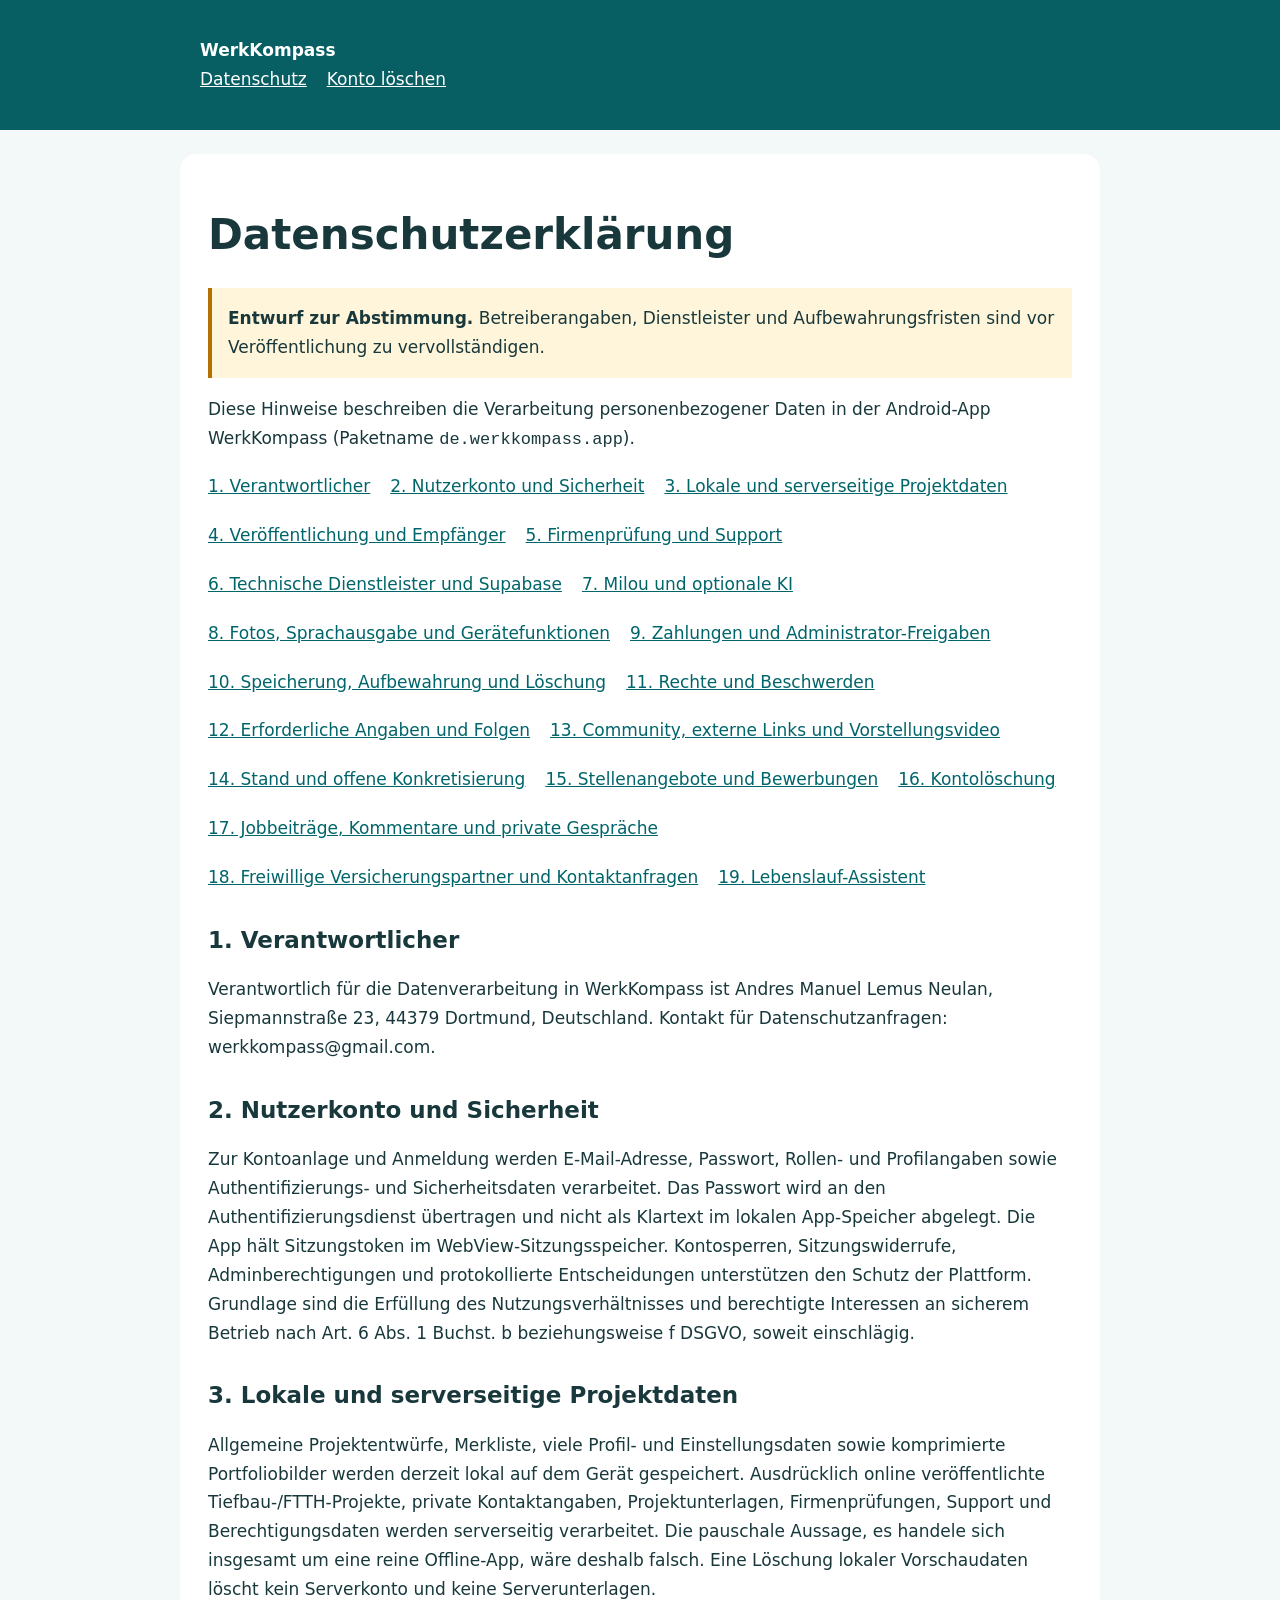
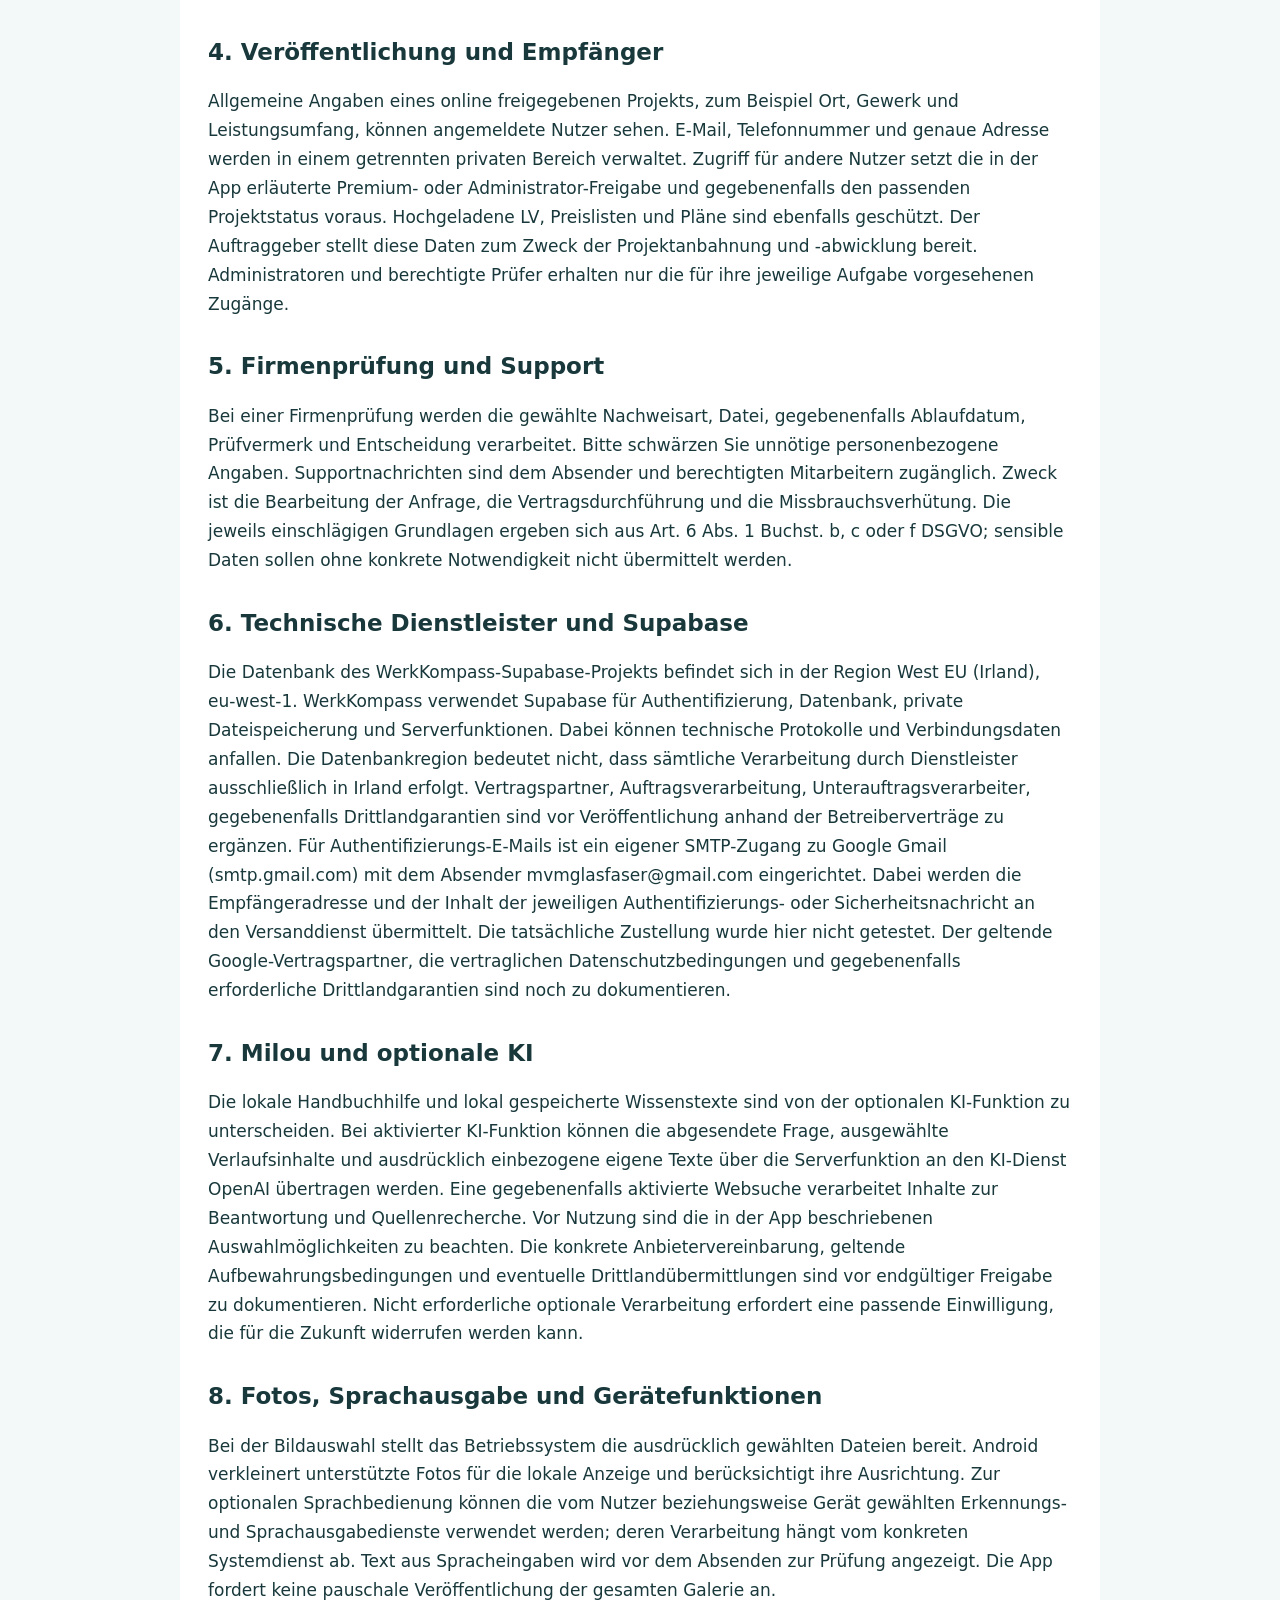
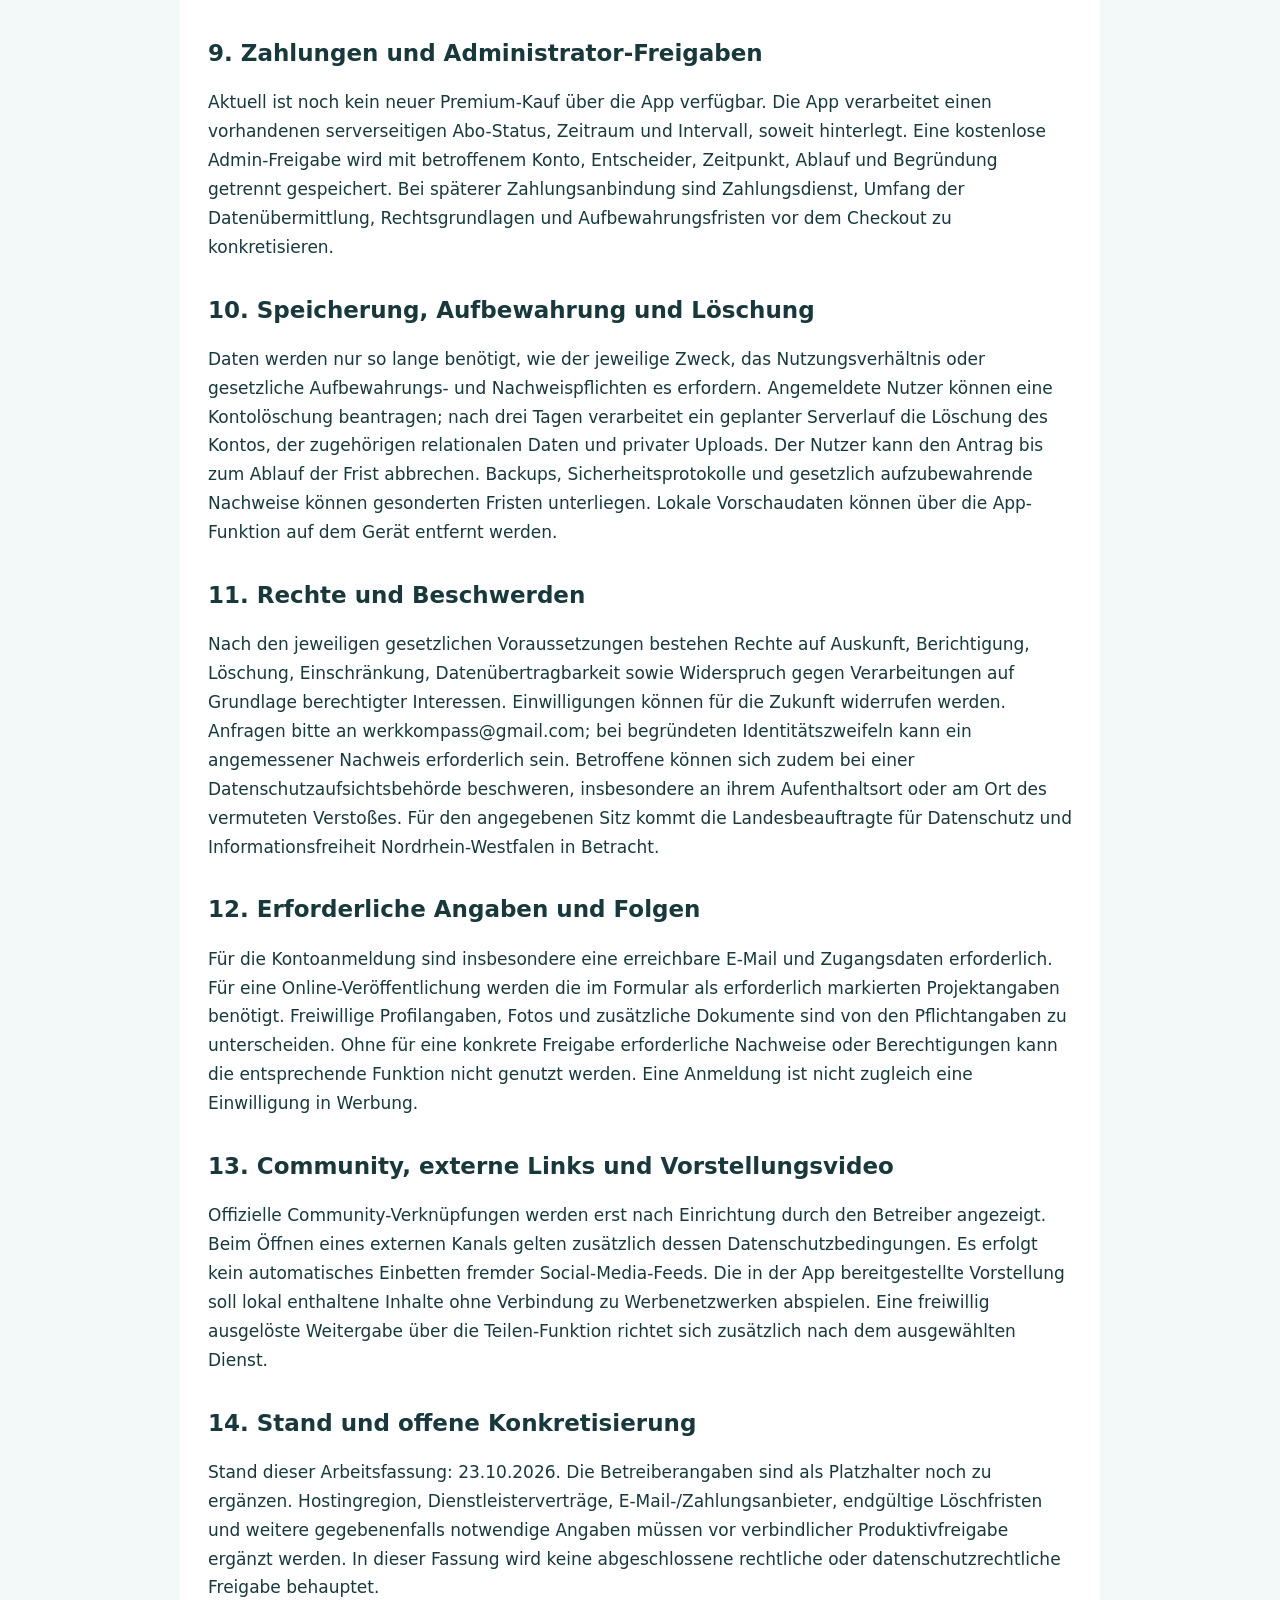
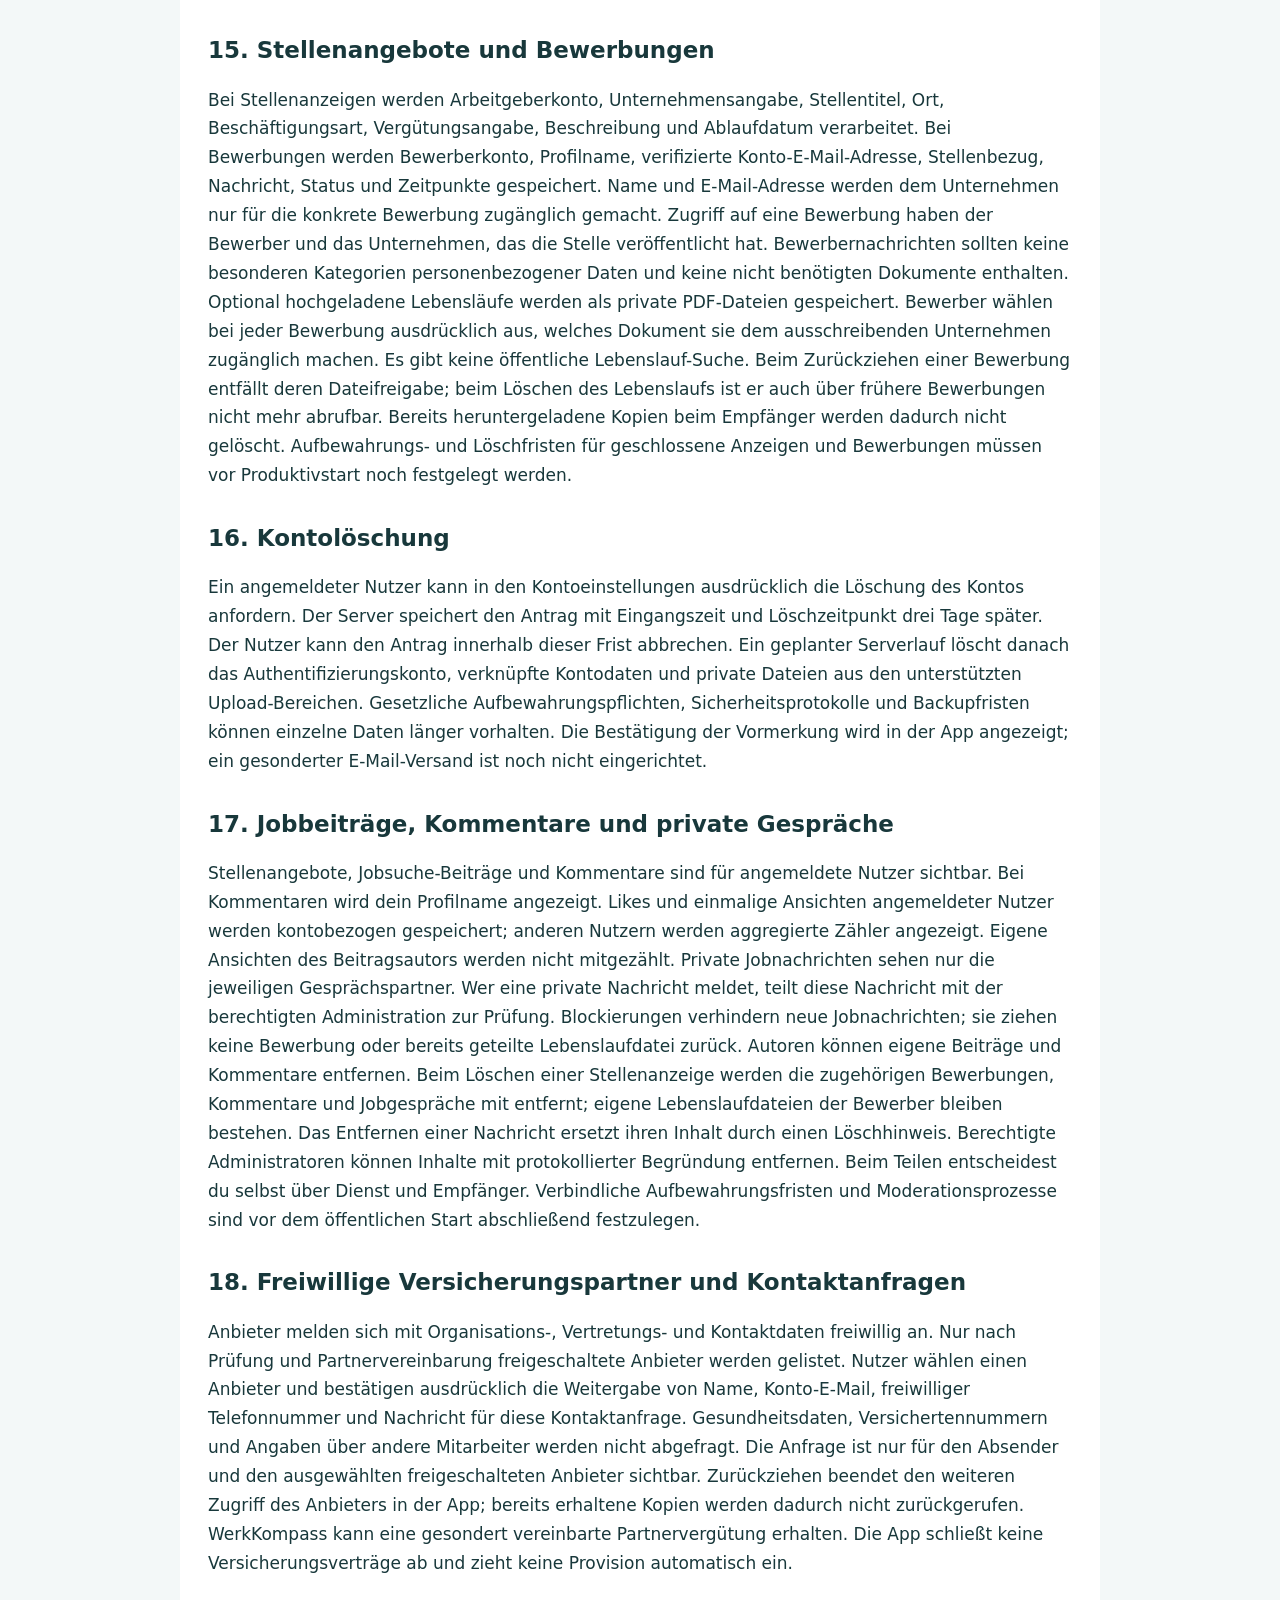
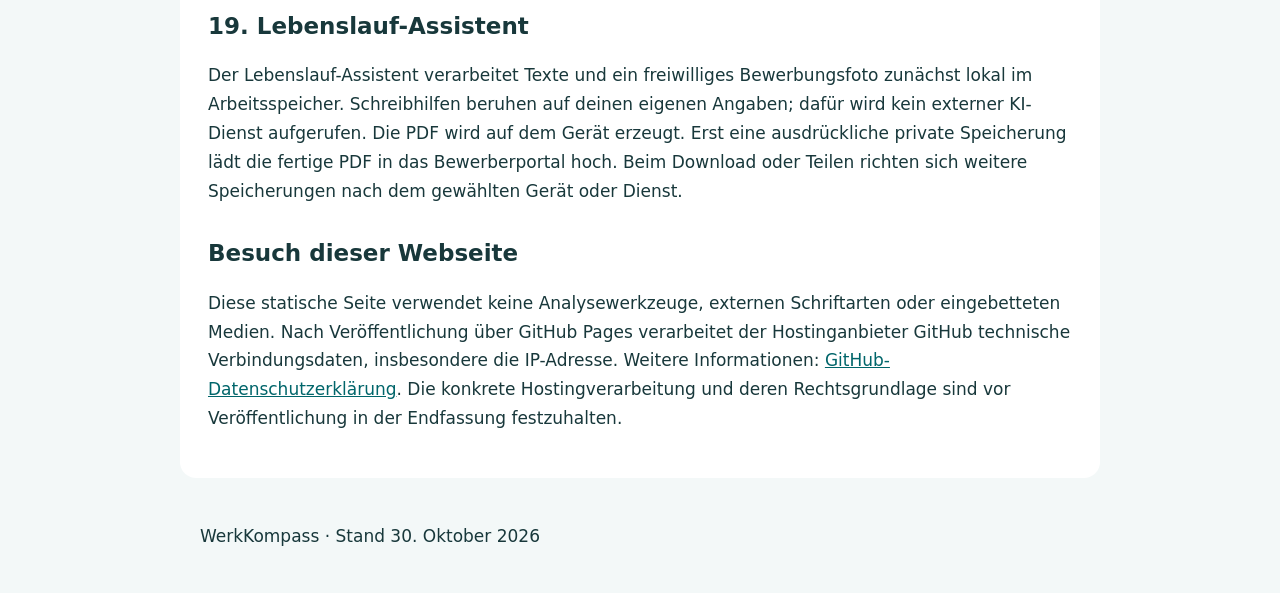
<file: index.html>
<!doctype html>
<html lang="de"><head><meta charset="utf-8"><meta name="viewport" content="width=device-width,initial-scale=1"><meta name="robots" content="noindex"><title>Datenschutzerklärung | WerkKompass</title><link rel="stylesheet" href="style.css"></head><body><header><strong>WerkKompass</strong><nav aria-label="Seitennavigation"><a href="index.html">Datenschutz</a><a href="konto-loeschen.html">Konto löschen</a></nav></header><main><h1>Datenschutzerklärung</h1><p class="notice"><strong>Entwurf zur Abstimmung.</strong> Betreiberangaben, Dienstleister und Aufbewahrungsfristen sind vor Veröffentlichung zu vervollständigen.</p><p>Diese Hinweise beschreiben die Verarbeitung personenbezogener Daten in der Android-App WerkKompass (Paketname <code>de.werkkompass.app</code>).</p><nav aria-label="Inhaltsverzeichnis"><a href="#abschnitt-1">1. Verantwortlicher</a><a href="#abschnitt-2">2. Nutzerkonto und Sicherheit</a><a href="#abschnitt-3">3. Lokale und serverseitige Projektdaten</a><a href="#abschnitt-4">4. Veröffentlichung und Empfänger</a><a href="#abschnitt-5">5. Firmenprüfung und Support</a><a href="#abschnitt-6">6. Technische Dienstleister und Supabase</a><a href="#abschnitt-7">7. Milou und optionale KI</a><a href="#abschnitt-8">8. Fotos, Sprachausgabe und Gerätefunktionen</a><a href="#abschnitt-9">9. Zahlungen und Administrator-Freigaben</a><a href="#abschnitt-10">10. Speicherung, Aufbewahrung und Löschung</a><a href="#abschnitt-11">11. Rechte und Beschwerden</a><a href="#abschnitt-12">12. Erforderliche Angaben und Folgen</a><a href="#abschnitt-13">13. Community, externe Links und Vorstellungsvideo</a><a href="#abschnitt-14">14. Stand und offene Konkretisierung</a><a href="#abschnitt-15">15. Stellenangebote und Bewerbungen</a><a href="#abschnitt-16">16. Kontolöschung</a><a href="#abschnitt-17">17. Jobbeiträge, Kommentare und private Gespräche</a><a href="#abschnitt-18">18. Freiwillige Versicherungspartner und Kontaktanfragen</a><a href="#abschnitt-19">19. Lebenslauf-Assistent</a></nav><section id="abschnitt-1"><h2>1. Verantwortlicher</h2><p>Verantwortlich für die Datenverarbeitung in WerkKompass ist Andres Manuel Lemus Neulan, Siepmannstraße 23, 44379 Dortmund, Deutschland. Kontakt für Datenschutzanfragen: werkkompass@gmail.com.</p></section><section id="abschnitt-2"><h2>2. Nutzerkonto und Sicherheit</h2><p>Zur Kontoanlage und Anmeldung werden E-Mail-Adresse, Passwort, Rollen- und Profilangaben sowie Authentifizierungs- und Sicherheitsdaten verarbeitet. Das Passwort wird an den Authentifizierungsdienst übertragen und nicht als Klartext im lokalen App-Speicher abgelegt. Die App hält Sitzungstoken im WebView-Sitzungsspeicher. Kontosperren, Sitzungswiderrufe, Adminberechtigungen und protokollierte Entscheidungen unterstützen den Schutz der Plattform. Grundlage sind die Erfüllung des Nutzungsverhältnisses und berechtigte Interessen an sicherem Betrieb nach Art. 6 Abs. 1 Buchst. b beziehungsweise f DSGVO, soweit einschlägig.</p></section><section id="abschnitt-3"><h2>3. Lokale und serverseitige Projektdaten</h2><p>Allgemeine Projektentwürfe, Merkliste, viele Profil- und Einstellungsdaten sowie komprimierte Portfoliobilder werden derzeit lokal auf dem Gerät gespeichert. Ausdrücklich online veröffentlichte Tiefbau-/FTTH-Projekte, private Kontaktangaben, Projektunterlagen, Firmenprüfungen, Support und Berechtigungsdaten werden serverseitig verarbeitet. Die pauschale Aussage, es handele sich insgesamt um eine reine Offline-App, wäre deshalb falsch. Eine Löschung lokaler Vorschaudaten löscht kein Serverkonto und keine Serverunterlagen.</p></section><section id="abschnitt-4"><h2>4. Veröffentlichung und Empfänger</h2><p>Allgemeine Angaben eines online freigegebenen Projekts, zum Beispiel Ort, Gewerk und Leistungsumfang, können angemeldete Nutzer sehen. E-Mail, Telefonnummer und genaue Adresse werden in einem getrennten privaten Bereich verwaltet. Zugriff für andere Nutzer setzt die in der App erläuterte Premium- oder Administrator-Freigabe und gegebenenfalls den passenden Projektstatus voraus. Hochgeladene LV, Preislisten und Pläne sind ebenfalls geschützt. Der Auftraggeber stellt diese Daten zum Zweck der Projektanbahnung und -abwicklung bereit. Administratoren und berechtigte Prüfer erhalten nur die für ihre jeweilige Aufgabe vorgesehenen Zugänge.</p></section><section id="abschnitt-5"><h2>5. Firmenprüfung und Support</h2><p>Bei einer Firmenprüfung werden die gewählte Nachweisart, Datei, gegebenenfalls Ablaufdatum, Prüfvermerk und Entscheidung verarbeitet. Bitte schwärzen Sie unnötige personenbezogene Angaben. Supportnachrichten sind dem Absender und berechtigten Mitarbeitern zugänglich. Zweck ist die Bearbeitung der Anfrage, die Vertragsdurchführung und die Missbrauchsverhütung. Die jeweils einschlägigen Grundlagen ergeben sich aus Art. 6 Abs. 1 Buchst. b, c oder f DSGVO; sensible Daten sollen ohne konkrete Notwendigkeit nicht übermittelt werden.</p></section><section id="abschnitt-6"><h2>6. Technische Dienstleister und Supabase</h2><p>Die Datenbank des WerkKompass-Supabase-Projekts befindet sich in der Region West EU (Irland), eu-west-1. WerkKompass verwendet Supabase für Authentifizierung, Datenbank, private Dateispeicherung und Serverfunktionen. Dabei können technische Protokolle und Verbindungsdaten anfallen. Die Datenbankregion bedeutet nicht, dass sämtliche Verarbeitung durch Dienstleister ausschließlich in Irland erfolgt. Vertragspartner, Auftragsverarbeitung, Unterauftragsverarbeiter, gegebenenfalls Drittlandgarantien sind vor Veröffentlichung anhand der Betreiberverträge zu ergänzen. Für Authentifizierungs-E-Mails ist ein eigener SMTP-Zugang zu Google Gmail (smtp.gmail.com) mit dem Absender mvmglasfaser@gmail.com eingerichtet. Dabei werden die Empfängeradresse und der Inhalt der jeweiligen Authentifizierungs- oder Sicherheitsnachricht an den Versanddienst übermittelt. Die tatsächliche Zustellung wurde hier nicht getestet. Der geltende Google-Vertragspartner, die vertraglichen Datenschutzbedingungen und gegebenenfalls erforderliche Drittlandgarantien sind noch zu dokumentieren.</p></section><section id="abschnitt-7"><h2>7. Milou und optionale KI</h2><p>Die lokale Handbuchhilfe und lokal gespeicherte Wissenstexte sind von der optionalen KI-Funktion zu unterscheiden. Bei aktivierter KI-Funktion können die abgesendete Frage, ausgewählte Verlaufsinhalte und ausdrücklich einbezogene eigene Texte über die Serverfunktion an den KI-Dienst OpenAI übertragen werden. Eine gegebenenfalls aktivierte Websuche verarbeitet Inhalte zur Beantwortung und Quellenrecherche. Vor Nutzung sind die in der App beschriebenen Auswahlmöglichkeiten zu beachten. Die konkrete Anbietervereinbarung, geltende Aufbewahrungsbedingungen und eventuelle Drittlandübermittlungen sind vor endgültiger Freigabe zu dokumentieren. Nicht erforderliche optionale Verarbeitung erfordert eine passende Einwilligung, die für die Zukunft widerrufen werden kann.</p></section><section id="abschnitt-8"><h2>8. Fotos, Sprachausgabe und Gerätefunktionen</h2><p>Bei der Bildauswahl stellt das Betriebssystem die ausdrücklich gewählten Dateien bereit. Android verkleinert unterstützte Fotos für die lokale Anzeige und berücksichtigt ihre Ausrichtung. Zur optionalen Sprachbedienung können die vom Nutzer beziehungsweise Gerät gewählten Erkennungs- und Sprachausgabedienste verwendet werden; deren Verarbeitung hängt vom konkreten Systemdienst ab. Text aus Spracheingaben wird vor dem Absenden zur Prüfung angezeigt. Die App fordert keine pauschale Veröffentlichung der gesamten Galerie an.</p></section><section id="abschnitt-9"><h2>9. Zahlungen und Administrator-Freigaben</h2><p>Aktuell ist noch kein neuer Premium-Kauf über die App verfügbar. Die App verarbeitet einen vorhandenen serverseitigen Abo-Status, Zeitraum und Intervall, soweit hinterlegt. Eine kostenlose Admin-Freigabe wird mit betroffenem Konto, Entscheider, Zeitpunkt, Ablauf und Begründung getrennt gespeichert. Bei späterer Zahlungsanbindung sind Zahlungsdienst, Umfang der Datenübermittlung, Rechtsgrundlagen und Aufbewahrungsfristen vor dem Checkout zu konkretisieren.</p></section><section id="abschnitt-10"><h2>10. Speicherung, Aufbewahrung und Löschung</h2><p>Daten werden nur so lange benötigt, wie der jeweilige Zweck, das Nutzungsverhältnis oder gesetzliche Aufbewahrungs- und Nachweispflichten es erfordern. Angemeldete Nutzer können eine Kontolöschung beantragen; nach drei Tagen verarbeitet ein geplanter Serverlauf die Löschung des Kontos, der zugehörigen relationalen Daten und privater Uploads. Der Nutzer kann den Antrag bis zum Ablauf der Frist abbrechen. Backups, Sicherheitsprotokolle und gesetzlich aufzubewahrende Nachweise können gesonderten Fristen unterliegen. Lokale Vorschaudaten können über die App-Funktion auf dem Gerät entfernt werden.</p></section><section id="abschnitt-11"><h2>11. Rechte und Beschwerden</h2><p>Nach den jeweiligen gesetzlichen Voraussetzungen bestehen Rechte auf Auskunft, Berichtigung, Löschung, Einschränkung, Datenübertragbarkeit sowie Widerspruch gegen Verarbeitungen auf Grundlage berechtigter Interessen. Einwilligungen können für die Zukunft widerrufen werden. Anfragen bitte an werkkompass@gmail.com; bei begründeten Identitätszweifeln kann ein angemessener Nachweis erforderlich sein. Betroffene können sich zudem bei einer Datenschutzaufsichtsbehörde beschweren, insbesondere an ihrem Aufenthaltsort oder am Ort des vermuteten Verstoßes. Für den angegebenen Sitz kommt die Landesbeauftragte für Datenschutz und Informationsfreiheit Nordrhein-Westfalen in Betracht.</p></section><section id="abschnitt-12"><h2>12. Erforderliche Angaben und Folgen</h2><p>Für die Kontoanmeldung sind insbesondere eine erreichbare E-Mail und Zugangsdaten erforderlich. Für eine Online-Veröffentlichung werden die im Formular als erforderlich markierten Projektangaben benötigt. Freiwillige Profilangaben, Fotos und zusätzliche Dokumente sind von den Pflichtangaben zu unterscheiden. Ohne für eine konkrete Freigabe erforderliche Nachweise oder Berechtigungen kann die entsprechende Funktion nicht genutzt werden. Eine Anmeldung ist nicht zugleich eine Einwilligung in Werbung.</p></section><section id="abschnitt-13"><h2>13. Community, externe Links und Vorstellungsvideo</h2><p>Offizielle Community-Verknüpfungen werden erst nach Einrichtung durch den Betreiber angezeigt. Beim Öffnen eines externen Kanals gelten zusätzlich dessen Datenschutzbedingungen. Es erfolgt kein automatisches Einbetten fremder Social-Media-Feeds. Die in der App bereitgestellte Vorstellung soll lokal enthaltene Inhalte ohne Verbindung zu Werbenetzwerken abspielen. Eine freiwillig ausgelöste Weitergabe über die Teilen-Funktion richtet sich zusätzlich nach dem ausgewählten Dienst.</p></section><section id="abschnitt-14"><h2>14. Stand und offene Konkretisierung</h2><p>Stand dieser Arbeitsfassung: 23.10.2026. Die Betreiberangaben sind als Platzhalter noch zu ergänzen. Hostingregion, Dienstleisterverträge, E-Mail-/Zahlungsanbieter, endgültige Löschfristen und weitere gegebenenfalls notwendige Angaben müssen vor verbindlicher Produktivfreigabe ergänzt werden. In dieser Fassung wird keine abgeschlossene rechtliche oder datenschutzrechtliche Freigabe behauptet.</p></section><section id="abschnitt-15"><h2>15. Stellenangebote und Bewerbungen</h2><p>Bei Stellenanzeigen werden Arbeitgeberkonto, Unternehmensangabe, Stellentitel, Ort, Beschäftigungsart, Vergütungsangabe, Beschreibung und Ablaufdatum verarbeitet. Bei Bewerbungen werden Bewerberkonto, Profilname, verifizierte Konto-E-Mail-Adresse, Stellenbezug, Nachricht, Status und Zeitpunkte gespeichert. Name und E-Mail-Adresse werden dem Unternehmen nur für die konkrete Bewerbung zugänglich gemacht. Zugriff auf eine Bewerbung haben der Bewerber und das Unternehmen, das die Stelle veröffentlicht hat. Bewerbernachrichten sollten keine besonderen Kategorien personenbezogener Daten und keine nicht benötigten Dokumente enthalten. Optional hochgeladene Lebensläufe werden als private PDF-Dateien gespeichert. Bewerber wählen bei jeder Bewerbung ausdrücklich aus, welches Dokument sie dem ausschreibenden Unternehmen zugänglich machen. Es gibt keine öffentliche Lebenslauf-Suche. Beim Zurückziehen einer Bewerbung entfällt deren Dateifreigabe; beim Löschen des Lebenslaufs ist er auch über frühere Bewerbungen nicht mehr abrufbar. Bereits heruntergeladene Kopien beim Empfänger werden dadurch nicht gelöscht. Aufbewahrungs- und Löschfristen für geschlossene Anzeigen und Bewerbungen müssen vor Produktivstart noch festgelegt werden.</p></section><section id="abschnitt-16"><h2>16. Kontolöschung</h2><p>Ein angemeldeter Nutzer kann in den Kontoeinstellungen ausdrücklich die Löschung des Kontos anfordern. Der Server speichert den Antrag mit Eingangszeit und Löschzeitpunkt drei Tage später. Der Nutzer kann den Antrag innerhalb dieser Frist abbrechen. Ein geplanter Serverlauf löscht danach das Authentifizierungskonto, verknüpfte Kontodaten und private Dateien aus den unterstützten Upload-Bereichen. Gesetzliche Aufbewahrungspflichten, Sicherheitsprotokolle und Backupfristen können einzelne Daten länger vorhalten. Die Bestätigung der Vormerkung wird in der App angezeigt; ein gesonderter E-Mail-Versand ist noch nicht eingerichtet.</p></section><section id="abschnitt-17"><h2>17. Jobbeiträge, Kommentare und private Gespräche</h2><p>Stellenangebote, Jobsuche-Beiträge und Kommentare sind für angemeldete Nutzer sichtbar. Bei Kommentaren wird dein Profilname angezeigt. Likes und einmalige Ansichten angemeldeter Nutzer werden kontobezogen gespeichert; anderen Nutzern werden aggregierte Zähler angezeigt. Eigene Ansichten des Beitragsautors werden nicht mitgezählt. Private Jobnachrichten sehen nur die jeweiligen Gesprächspartner. Wer eine private Nachricht meldet, teilt diese Nachricht mit der berechtigten Administration zur Prüfung. Blockierungen verhindern neue Jobnachrichten; sie ziehen keine Bewerbung oder bereits geteilte Lebenslaufdatei zurück. Autoren können eigene Beiträge und Kommentare entfernen. Beim Löschen einer Stellenanzeige werden die zugehörigen Bewerbungen, Kommentare und Jobgespräche mit entfernt; eigene Lebenslaufdateien der Bewerber bleiben bestehen. Das Entfernen einer Nachricht ersetzt ihren Inhalt durch einen Löschhinweis. Berechtigte Administratoren können Inhalte mit protokollierter Begründung entfernen. Beim Teilen entscheidest du selbst über Dienst und Empfänger. Verbindliche Aufbewahrungsfristen und Moderationsprozesse sind vor dem öffentlichen Start abschließend festzulegen.</p></section><section id="abschnitt-18"><h2>18. Freiwillige Versicherungspartner und Kontaktanfragen</h2><p>Anbieter melden sich mit Organisations-, Vertretungs- und Kontaktdaten freiwillig an. Nur nach Prüfung und Partnervereinbarung freigeschaltete Anbieter werden gelistet. Nutzer wählen einen Anbieter und bestätigen ausdrücklich die Weitergabe von Name, Konto-E-Mail, freiwilliger Telefonnummer und Nachricht für diese Kontaktanfrage. Gesundheitsdaten, Versichertennummern und Angaben über andere Mitarbeiter werden nicht abgefragt. Die Anfrage ist nur für den Absender und den ausgewählten freigeschalteten Anbieter sichtbar. Zurückziehen beendet den weiteren Zugriff des Anbieters in der App; bereits erhaltene Kopien werden dadurch nicht zurückgerufen. WerkKompass kann eine gesondert vereinbarte Partnervergütung erhalten. Die App schließt keine Versicherungsverträge ab und zieht keine Provision automatisch ein.</p></section><section id="abschnitt-19"><h2>19. Lebenslauf-Assistent</h2><p>Der Lebenslauf-Assistent verarbeitet Texte und ein freiwilliges Bewerbungsfoto zunächst lokal im Arbeitsspeicher. Schreibhilfen beruhen auf deinen eigenen Angaben; dafür wird kein externer KI-Dienst aufgerufen. Die PDF wird auf dem Gerät erzeugt. Erst eine ausdrückliche private Speicherung lädt die fertige PDF in das Bewerberportal hoch. Beim Download oder Teilen richten sich weitere Speicherungen nach dem gewählten Gerät oder Dienst.</p></section><h2>Besuch dieser Webseite</h2><p>Diese statische Seite verwendet keine Analysewerkzeuge, externen Schriftarten oder eingebetteten Medien. Nach Veröffentlichung über GitHub Pages verarbeitet der Hostinganbieter GitHub technische Verbindungsdaten, insbesondere die IP-Adresse. Weitere Informationen: <a href="https://docs.github.com/en/site-policy/privacy-policies/github-general-privacy-statement">GitHub-Datenschutzerklärung</a>. Die konkrete Hostingverarbeitung und deren Rechtsgrundlage sind vor Veröffentlichung in der Endfassung festzuhalten.</p></main><footer>WerkKompass · Stand 30. Oktober 2026</footer></body></html>
</file>
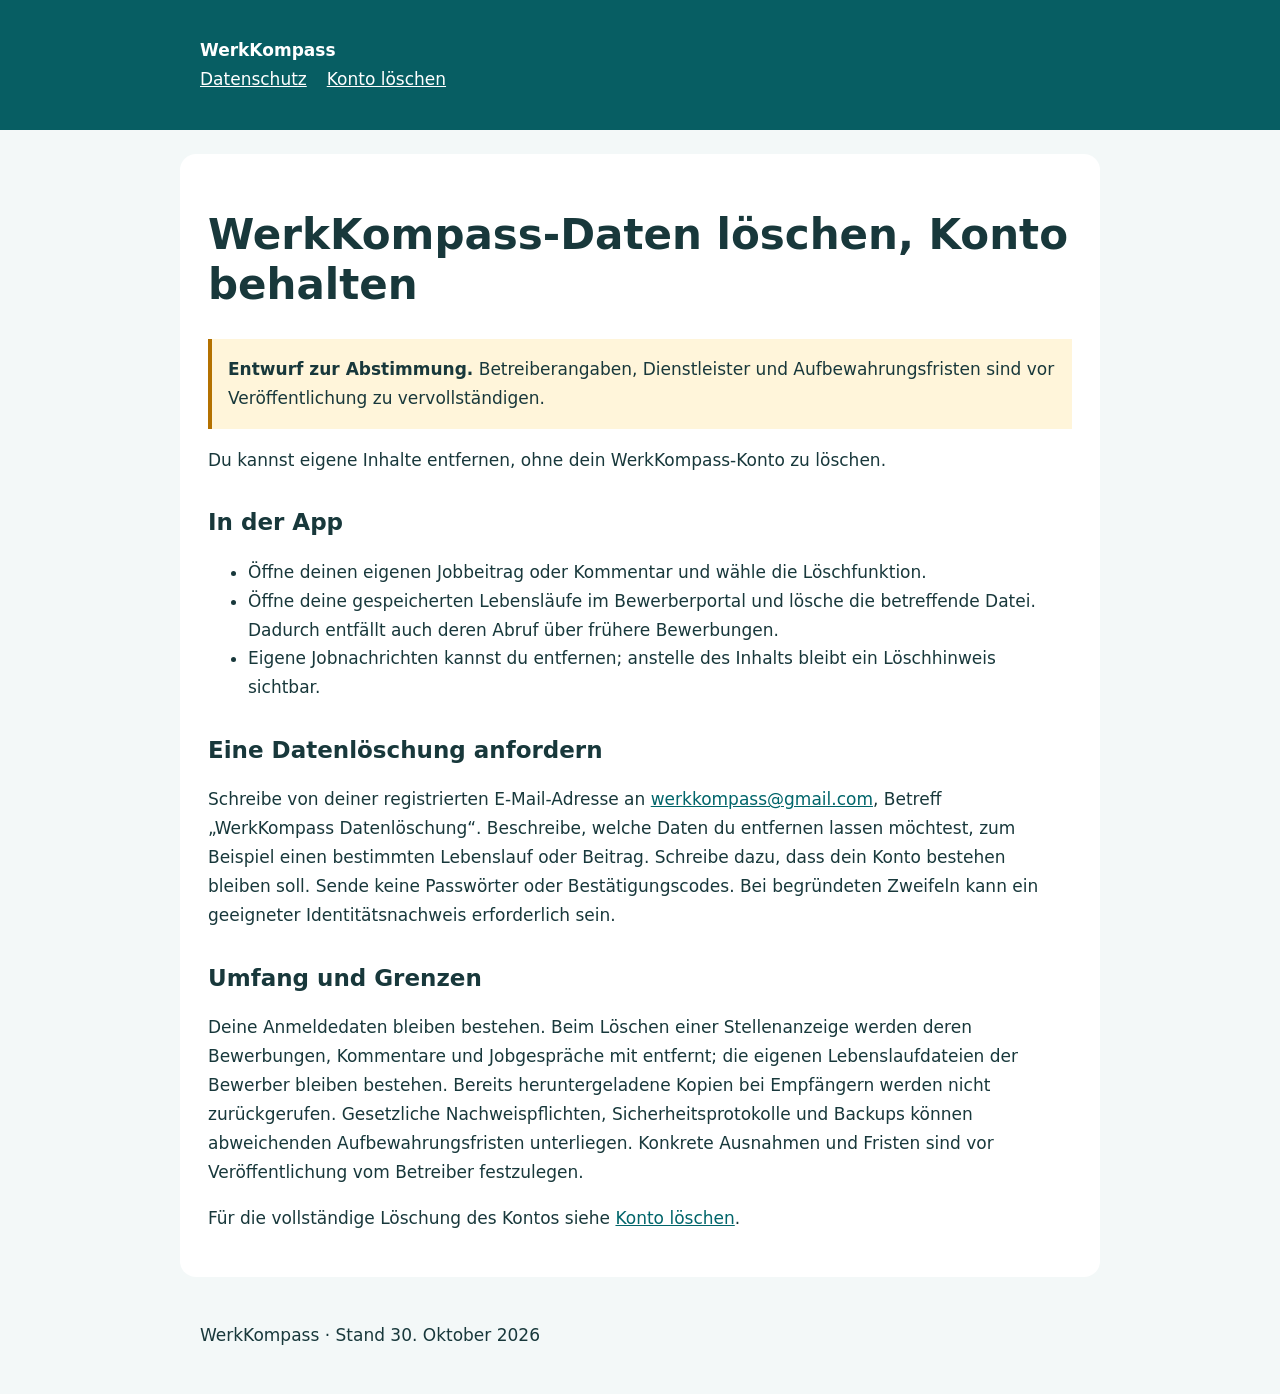
<file: daten-loeschen.html>
<!doctype html>
<html lang="de"><head><meta charset="utf-8"><meta name="viewport" content="width=device-width,initial-scale=1"><meta name="robots" content="noindex"><title>WerkKompass-Daten löschen, Konto behalten | WerkKompass</title><link rel="stylesheet" href="style.css"></head><body><header><strong>WerkKompass</strong><nav aria-label="Seitennavigation"><a href="index.html">Datenschutz</a><a href="konto-loeschen.html">Konto löschen</a></nav></header><main><h1>WerkKompass-Daten löschen, Konto behalten</h1><p class="notice"><strong>Entwurf zur Abstimmung.</strong> Betreiberangaben, Dienstleister und Aufbewahrungsfristen sind vor Veröffentlichung zu vervollständigen.</p><p>Du kannst eigene Inhalte entfernen, ohne dein WerkKompass-Konto zu löschen.</p><h2>In der App</h2><ul><li>Öffne deinen eigenen Jobbeitrag oder Kommentar und wähle die Löschfunktion.</li><li>Öffne deine gespeicherten Lebensläufe im Bewerberportal und lösche die betreffende Datei. Dadurch entfällt auch deren Abruf über frühere Bewerbungen.</li><li>Eigene Jobnachrichten kannst du entfernen; anstelle des Inhalts bleibt ein Löschhinweis sichtbar.</li></ul><h2>Eine Datenlöschung anfordern</h2><p>Schreibe von deiner registrierten E-Mail-Adresse an <a href="mailto:werkkompass@gmail.com?subject=WerkKompass%20Datenl%C3%B6schung">werkkompass@gmail.com</a>, Betreff &bdquo;WerkKompass Datenlöschung&ldquo;. Beschreibe, welche Daten du entfernen lassen möchtest, zum Beispiel einen bestimmten Lebenslauf oder Beitrag. Schreibe dazu, dass dein Konto bestehen bleiben soll. Sende keine Passwörter oder Bestätigungscodes. Bei begründeten Zweifeln kann ein geeigneter Identitätsnachweis erforderlich sein.</p><h2>Umfang und Grenzen</h2><p>Deine Anmeldedaten bleiben bestehen. Beim Löschen einer Stellenanzeige werden deren Bewerbungen, Kommentare und Jobgespräche mit entfernt; die eigenen Lebenslaufdateien der Bewerber bleiben bestehen. Bereits heruntergeladene Kopien bei Empfängern werden nicht zurückgerufen. Gesetzliche Nachweispflichten, Sicherheitsprotokolle und Backups können abweichenden Aufbewahrungsfristen unterliegen. Konkrete Ausnahmen und Fristen sind vor Veröffentlichung vom Betreiber festzulegen.</p><p>Für die vollständige Löschung des Kontos siehe <a href="konto-loeschen.html">Konto löschen</a>.</p></main><footer>WerkKompass · Stand 30. Oktober 2026</footer></body></html>
</file>
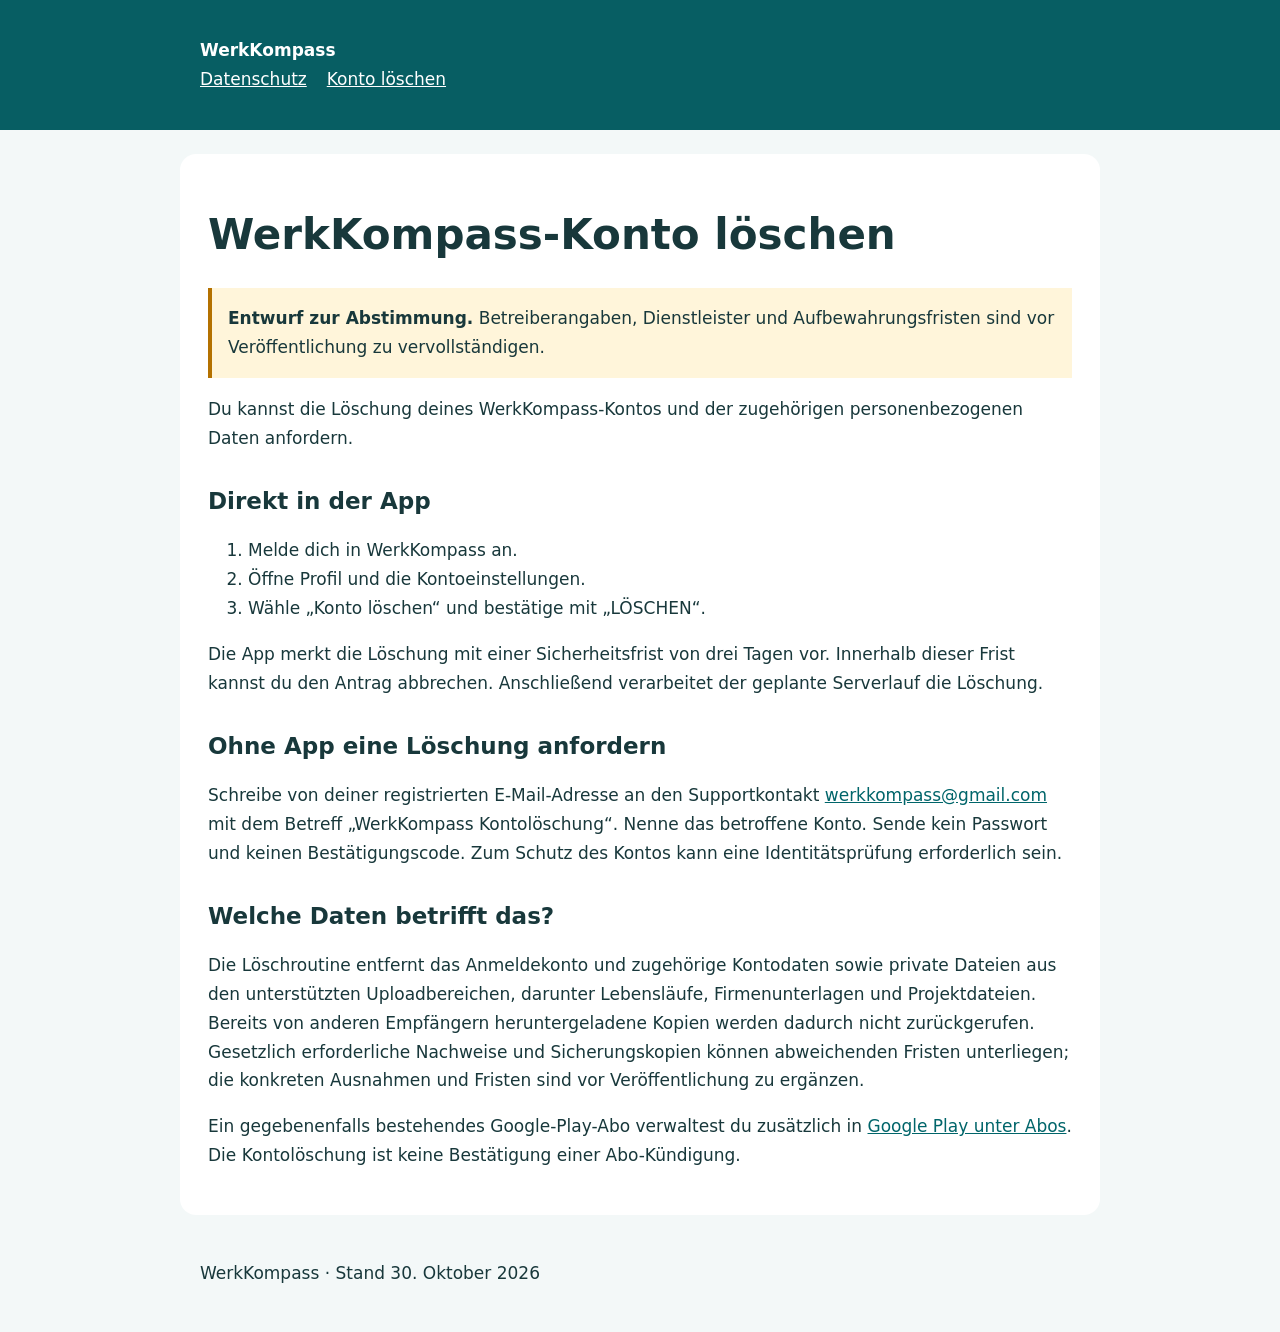
<file: konto-loeschen.html>
<!doctype html>
<html lang="de"><head><meta charset="utf-8"><meta name="viewport" content="width=device-width,initial-scale=1"><meta name="robots" content="noindex"><title>WerkKompass-Konto löschen | WerkKompass</title><link rel="stylesheet" href="style.css"></head><body><header><strong>WerkKompass</strong><nav aria-label="Seitennavigation"><a href="index.html">Datenschutz</a><a href="konto-loeschen.html">Konto löschen</a></nav></header><main><h1>WerkKompass-Konto löschen</h1><p class="notice"><strong>Entwurf zur Abstimmung.</strong> Betreiberangaben, Dienstleister und Aufbewahrungsfristen sind vor Veröffentlichung zu vervollständigen.</p><p>Du kannst die Löschung deines WerkKompass-Kontos und der zugehörigen personenbezogenen Daten anfordern.</p><h2>Direkt in der App</h2><ol><li>Melde dich in WerkKompass an.</li><li>Öffne Profil und die Kontoeinstellungen.</li><li>Wähle „Konto löschen“ und bestätige mit „LÖSCHEN“.</li></ol><p>Die App merkt die Löschung mit einer Sicherheitsfrist von drei Tagen vor. Innerhalb dieser Frist kannst du den Antrag abbrechen. Anschließend verarbeitet der geplante Serverlauf die Löschung.</p><h2>Ohne App eine Löschung anfordern</h2><p>Schreibe von deiner registrierten E-Mail-Adresse an den Supportkontakt <a href="mailto:werkkompass@gmail.com?subject=WerkKompass%20Kontol%C3%B6schung">werkkompass@gmail.com</a> mit dem Betreff „WerkKompass Kontolöschung“. Nenne das betroffene Konto. Sende kein Passwort und keinen Bestätigungscode. Zum Schutz des Kontos kann eine Identitätsprüfung erforderlich sein.</p><h2>Welche Daten betrifft das?</h2><p>Die Löschroutine entfernt das Anmeldekonto und zugehörige Kontodaten sowie private Dateien aus den unterstützten Uploadbereichen, darunter Lebensläufe, Firmenunterlagen und Projektdateien. Bereits von anderen Empfängern heruntergeladene Kopien werden dadurch nicht zurückgerufen. Gesetzlich erforderliche Nachweise und Sicherungskopien können abweichenden Fristen unterliegen; die konkreten Ausnahmen und Fristen sind vor Veröffentlichung zu ergänzen.</p><p>Ein gegebenenfalls bestehendes Google-Play-Abo verwaltest du zusätzlich in <a href="https://play.google.com/store/account/subscriptions">Google Play unter Abos</a>. Die Kontolöschung ist keine Bestätigung einer Abo-Kündigung.</p></main><footer>WerkKompass · Stand 30. Oktober 2026</footer></body></html>
</file>
<file: style.css>
:root{color-scheme:light}*{box-sizing:border-box}body{margin:0;background:#f3f8f8;color:#18383b;font:17px/1.7 system-ui,sans-serif}header{background:#075e63;color:white;padding:36px max(20px,calc((100% - 880px)/2))}header a{color:white}main{max-width:920px;margin:24px auto;padding:28px;background:white;border-radius:16px}h1{font-size:clamp(28px,6vw,42px);line-height:1.2}h2{font-size:23px;line-height:1.4;margin-top:32px}a{color:#00656a;overflow-wrap:anywhere}nav{display:flex;gap:20px;flex-wrap:wrap}.notice{border-left:4px solid #b47100;background:#fff5da;padding:16px}p{overflow-wrap:anywhere}.button{display:inline-block;background:#075e63;color:white;padding:12px 20px;border-radius:8px}footer{max-width:920px;margin:24px auto;padding:20px}@media(max-width:600px){main{margin:12px;padding:20px}}
</file>
